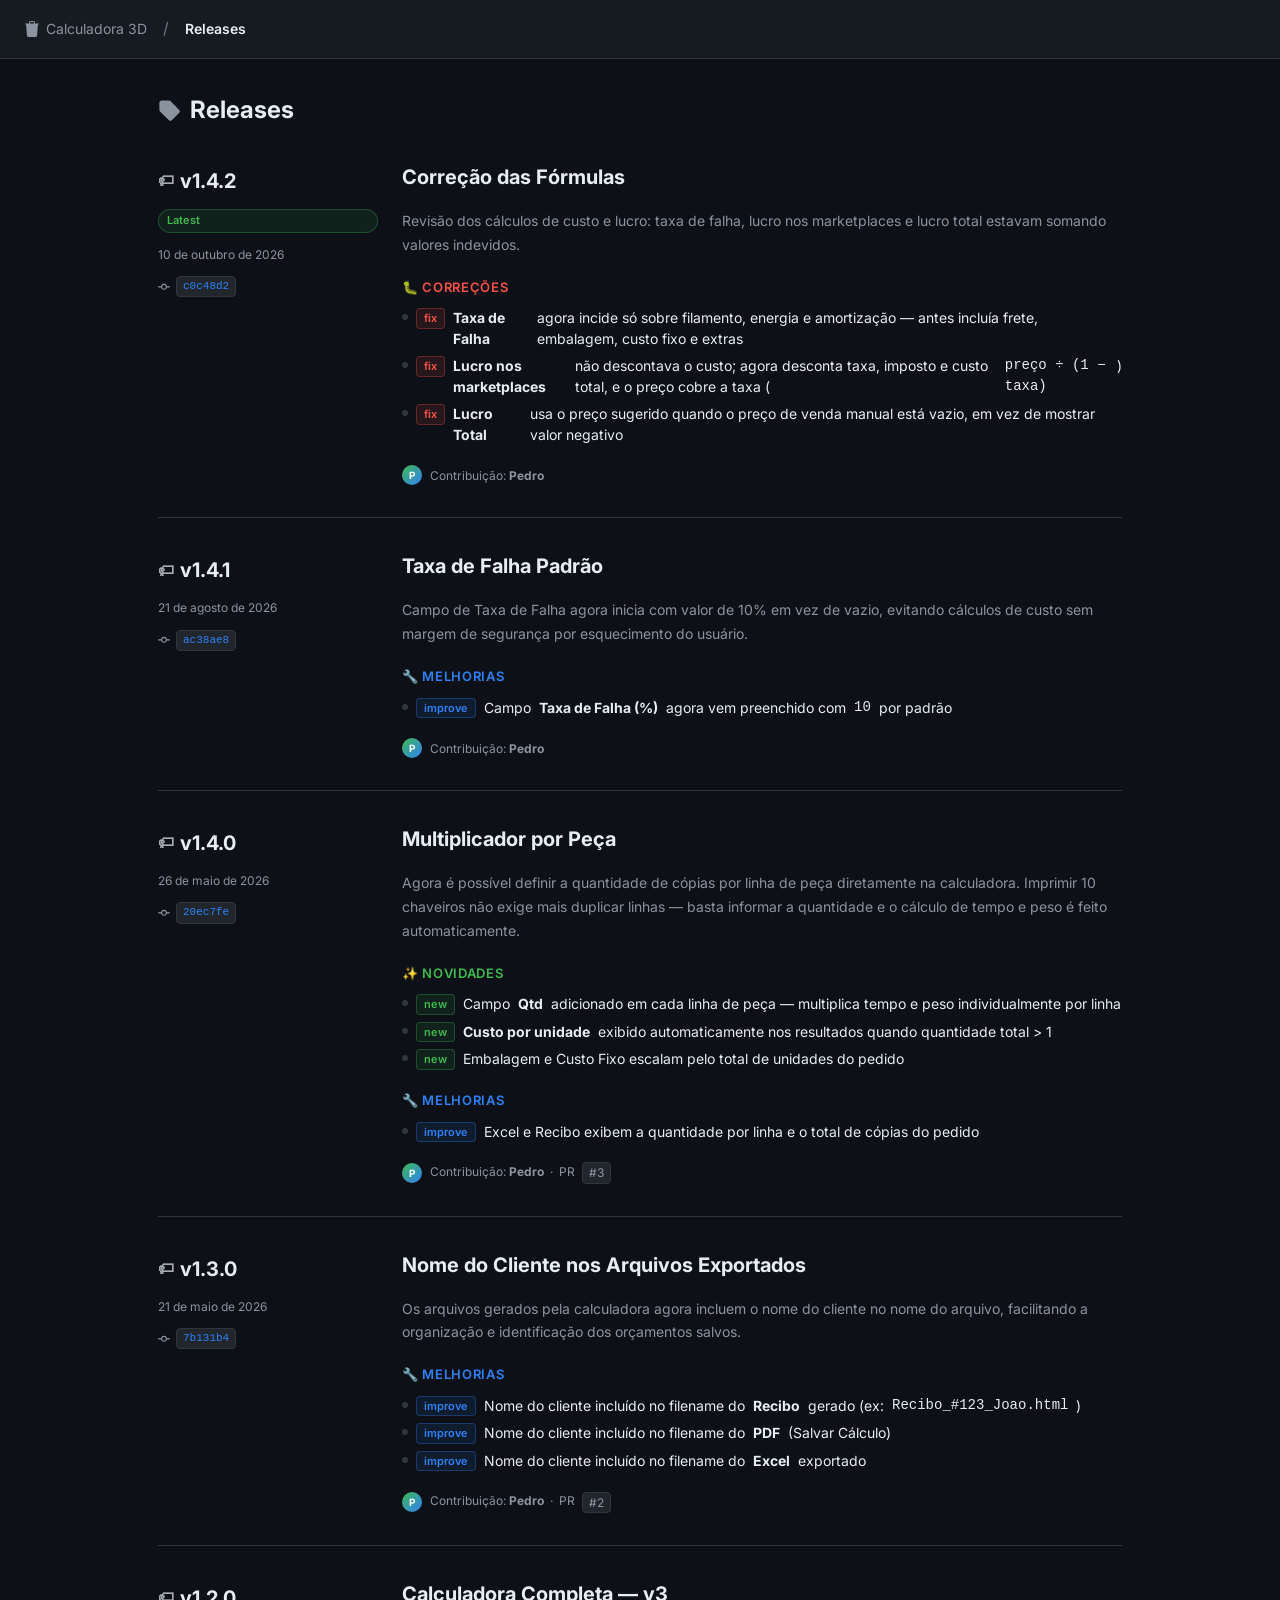
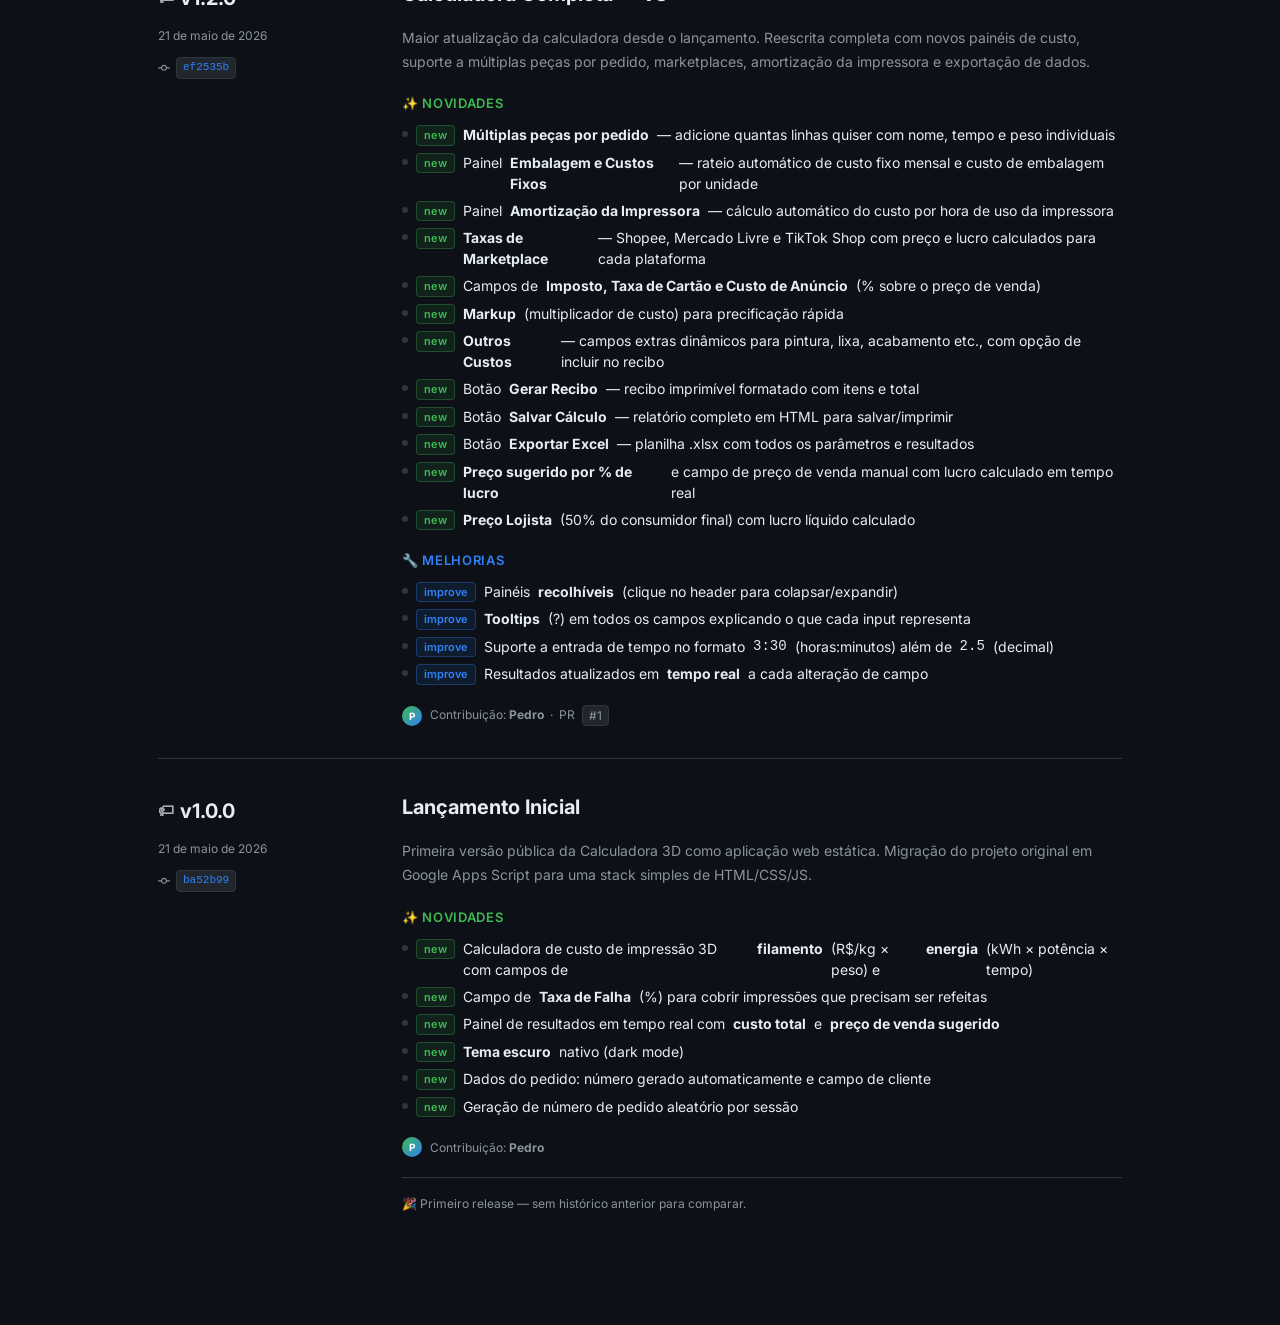
<file: changelog.html>
<!DOCTYPE html>
<html lang="pt-BR">
<head>
  <meta charset="UTF-8">
  <meta name="viewport" content="width=device-width, initial-scale=1.0">
  <title>Changelog — Calculadora 3D</title>
  <link href="https://fonts.googleapis.com/css2?family=Inter:wght@400;500;600;700&display=swap" rel="stylesheet">
  <style>
    *, *::before, *::after { box-sizing: border-box; margin: 0; padding: 0; }

    :root {
      --bg:           #0d1117;
      --bg-surface:   #161b22;
      --bg-surface2:  #21262d;
      --border:       #30363d;
      --text:         #e6edf3;
      --text-muted:   #8b949e;
      --text-subtle:  #6e7681;
      --primary:      #2f81f7;
      --primary-dim:  #1f6feb;
      --green:        #3fb950;
      --green-dim:    #238636;
      --green-bg:     rgba(63,185,80,0.1);
      --green-border: rgba(63,185,80,0.3);
      --purple:       #bc8cff;
      --purple-bg:    rgba(188,140,255,0.1);
      --purple-border:rgba(188,140,255,0.3);
      --orange:       #e3b341;
      --orange-bg:    rgba(227,179,65,0.1);
      --orange-border:rgba(227,179,65,0.3);
      --blue-bg:      rgba(47,129,247,0.1);
      --blue-border:  rgba(47,129,247,0.3);
      --tag-radius:   6px;
    }

    body {
      font-family: 'Inter', -apple-system, BlinkMacSystemFont, sans-serif;
      background: var(--bg);
      color: var(--text);
      min-height: 100vh;
      line-height: 1.6;
    }

    /* ── Header ── */
    .page-header {
      background: var(--bg-surface);
      border-bottom: 1px solid var(--border);
      padding: 16px 24px;
      display: flex;
      align-items: center;
      gap: 16px;
    }
    .page-header a {
      color: var(--text-muted);
      text-decoration: none;
      font-size: 14px;
      display: flex;
      align-items: center;
      gap: 6px;
      transition: color 0.15s;
    }
    .page-header a:hover { color: var(--text); }
    .page-header .sep { color: var(--text-subtle); }
    .page-header .current { color: var(--text); font-weight: 600; font-size: 14px; }

    /* ── Layout ── */
    .container {
      max-width: 1012px;
      margin: 0 auto;
      padding: 32px 24px 80px;
    }

    .page-title {
      font-size: 24px;
      font-weight: 700;
      margin-bottom: 32px;
      display: flex;
      align-items: center;
      gap: 10px;
    }
    .page-title svg { color: var(--text-muted); }

    /* ── Timeline ── */
    .releases { display: flex; flex-direction: column; gap: 0; }

    .release {
      display: grid;
      grid-template-columns: 220px 1fr;
      gap: 24px;
      padding: 32px 0;
      border-top: 1px solid var(--border);
    }
    .release:first-child { border-top: none; padding-top: 0; }

    /* ── Sidebar do release ── */
    .release-meta {
      display: flex;
      flex-direction: column;
      gap: 12px;
      padding-top: 4px;
    }

    .release-tag {
      display: inline-flex;
      align-items: center;
      gap: 6px;
      font-size: 20px;
      font-weight: 700;
      color: var(--text);
      text-decoration: none;
    }
    .release-tag .tag-icon { font-size: 16px; opacity: 0.7; }

    .badge {
      display: inline-block;
      padding: 2px 8px;
      border-radius: 999px;
      font-size: 11px;
      font-weight: 600;
      line-height: 1.6;
    }
    .badge-latest {
      background: var(--green-bg);
      color: var(--green);
      border: 1px solid var(--green-border);
    }
    .badge-prerelease {
      background: var(--orange-bg);
      color: var(--orange);
      border: 1px solid var(--orange-border);
    }

    .release-date {
      font-size: 12px;
      color: var(--text-muted);
    }

    .release-commit {
      display: flex;
      align-items: center;
      gap: 6px;
      font-size: 12px;
      color: var(--text-muted);
    }
    .release-commit code {
      font-family: 'SFMono-Regular', Consolas, monospace;
      background: var(--bg-surface2);
      border: 1px solid var(--border);
      border-radius: 4px;
      padding: 1px 6px;
      font-size: 11px;
      color: var(--primary);
    }

    /* ── Corpo do release ── */
    .release-body { min-width: 0; }

    .release-title {
      font-size: 20px;
      font-weight: 700;
      margin-bottom: 16px;
      color: var(--text);
    }

    .release-description {
      font-size: 14px;
      color: var(--text-muted);
      margin-bottom: 20px;
      line-height: 1.7;
    }

    /* ── Grupo de mudanças ── */
    .change-group { margin-bottom: 20px; }

    .change-group-title {
      font-size: 13px;
      font-weight: 600;
      text-transform: uppercase;
      letter-spacing: 0.05em;
      margin-bottom: 10px;
      display: flex;
      align-items: center;
      gap: 6px;
    }
    .change-group-title.new     { color: var(--green); }
    .change-group-title.fix     { color: #f85149; }
    .change-group-title.improve { color: var(--primary); }
    .change-group-title.internal{ color: var(--purple); }

    .change-list {
      list-style: none;
      display: flex;
      flex-direction: column;
      gap: 6px;
    }

    .change-list li {
      font-size: 14px;
      color: var(--text);
      display: flex;
      align-items: flex-start;
      gap: 8px;
      line-height: 1.5;
    }

    .change-list li::before {
      content: '';
      width: 6px;
      height: 6px;
      border-radius: 50%;
      background: var(--border);
      margin-top: 7px;
      flex-shrink: 0;
    }

    .change-list li .ch-tag {
      display: inline-block;
      font-size: 11px;
      font-weight: 600;
      padding: 1px 7px;
      border-radius: 4px;
      flex-shrink: 0;
      margin-top: 1px;
    }
    .ch-new     { background: var(--green-bg);   color: var(--green);   border: 1px solid var(--green-border); }
    .ch-fix     { background: rgba(248,81,73,.1); color: #f85149;        border: 1px solid rgba(248,81,73,.3); }
    .ch-improve { background: var(--blue-bg);     color: var(--primary); border: 1px solid var(--blue-border); }

    /* ── Comparar link ── */
    .full-changelog {
      margin-top: 20px;
      padding-top: 16px;
      border-top: 1px solid var(--border);
      font-size: 12px;
      color: var(--text-muted);
    }
    .full-changelog a {
      color: var(--primary);
      text-decoration: none;
    }
    .full-changelog a:hover { text-decoration: underline; }

    /* ── PR reference ── */
    .pr-ref {
      display: inline-flex;
      align-items: center;
      gap: 3px;
      font-size: 12px;
      color: var(--text-muted);
      background: var(--bg-surface2);
      border: 1px solid var(--border);
      border-radius: 4px;
      padding: 0px 6px;
      margin-left: 4px;
      vertical-align: middle;
    }

    /* ── Contributor ── */
    .contributors {
      margin-top: 16px;
      font-size: 12px;
      color: var(--text-muted);
      display: flex;
      align-items: center;
      gap: 8px;
    }
    .avatar {
      width: 20px;
      height: 20px;
      border-radius: 50%;
      background: linear-gradient(135deg, #3fb950, #2f81f7);
      display: inline-flex;
      align-items: center;
      justify-content: center;
      font-size: 10px;
      font-weight: 700;
      color: #fff;
      flex-shrink: 0;
    }

    /* ── Responsive ── */
    @media (max-width: 700px) {
      .release { grid-template-columns: 1fr; }
      .release-meta { flex-direction: row; flex-wrap: wrap; align-items: center; padding-bottom: 12px; border-bottom: 1px solid var(--border); }
      .release-tag { font-size: 16px; }
    }
  </style>
</head>
<body>

  <!-- Header breadcrumb -->
  <header class="page-header">
    <a href="index.html">
      <svg width="16" height="16" viewBox="0 0 16 16" fill="currentColor"><path d="M6.5 1h3a.5.5 0 0 1 .5.5v1H6v-1a.5.5 0 0 1 .5-.5ZM11 2.5v-1A1.5 1.5 0 0 0 9.5 0h-3A1.5 1.5 0 0 0 5 1.5v1H1.5a.5.5 0 0 0 0 1h.538l.853 10.66A2 2 0 0 0 4.885 16h6.23a2 2 0 0 0 1.994-1.84l.853-10.66h.538a.5.5 0 0 0 0-1H11Z"/></svg>
      Calculadora 3D
    </a>
    <span class="sep">/</span>
    <span class="current">Releases</span>
  </header>

  <div class="container">
    <h1 class="page-title">
      <svg width="22" height="22" viewBox="0 0 16 16" fill="currentColor"><path d="M2.5 7.775V2.75a.25.25 0 0 1 .25-.25h5.025a.25.25 0 0 1 .177.073l6.25 6.25a.25.25 0 0 1 0 .354l-5.025 5.025a.25.25 0 0 1-.354 0l-6.25-6.25a.25.25 0 0 1-.073-.177Zm-1.5 0V2.75C1 1.784 1.784 1 2.75 1h5.025c.464 0 .91.184 1.238.513l6.25 6.25a1.75 1.75 0 0 1 0 2.474l-5.026 5.026a1.75 1.75 0 0 1-2.474 0l-6.25-6.25A1.75 1.75 0 0 1 1 7.775ZM6 5a1 1 0 1 0 0 2 1 1 0 0 0 0-2Z"/></svg>
      Releases
    </h1>

    <div class="releases">

      <!-- ══════════════════════════════════════════
           v1.4.2
      ══════════════════════════════════════════ -->
      <div class="release">
        <div class="release-meta">
          <a class="release-tag" href="#">
            <span class="tag-icon">🏷</span> v1.4.2
          </a>
          <span class="badge badge-latest">Latest</span>
          <span class="release-date">10 de outubro de 2026</span>
          <div class="release-commit">
            <svg width="12" height="12" viewBox="0 0 16 16" fill="currentColor"><path d="M11.93 8.5a4.002 4.002 0 0 1-7.86 0H.75a.75.75 0 0 1 0-1.5h3.32a4.002 4.002 0 0 1 7.86 0h3.32a.75.75 0 0 1 0 1.5h-3.32Zm-1.43-.75a2.5 2.5 0 1 0-5 0 2.5 2.5 0 0 0 5 0Z"/></svg>
            <code>c0c48d2</code>
          </div>
        </div>

        <div class="release-body">
          <h2 class="release-title">Correção das Fórmulas</h2>
          <p class="release-description">
            Revisão dos cálculos de custo e lucro: taxa de falha, lucro nos marketplaces
            e lucro total estavam somando valores indevidos.
          </p>

          <div class="change-group">
            <div class="change-group-title fix">🐛 Correções</div>
            <ul class="change-list">
              <li>
                <span class="ch-tag ch-fix">fix</span>
                <strong>Taxa de Falha</strong> agora incide só sobre filamento, energia e amortização — antes incluía frete, embalagem, custo fixo e extras
              </li>
              <li>
                <span class="ch-tag ch-fix">fix</span>
                <strong>Lucro nos marketplaces</strong> não descontava o custo; agora desconta taxa, imposto e custo total, e o preço cobre a taxa (<code>preço ÷ (1 − taxa)</code>)
              </li>
              <li>
                <span class="ch-tag ch-fix">fix</span>
                <strong>Lucro Total</strong> usa o preço sugerido quando o preço de venda manual está vazio, em vez de mostrar valor negativo
              </li>
            </ul>
          </div>

          <div class="contributors">
            <span class="avatar">P</span>
            <span>Contribuição: <strong>Pedro</strong></span>
          </div>
        </div>
      </div>

      <!-- ══════════════════════════════════════════
           v1.4.1
      ══════════════════════════════════════════ -->
      <div class="release">
        <div class="release-meta">
          <a class="release-tag" href="#">
            <span class="tag-icon">🏷</span> v1.4.1
          </a>
          <span class="release-date">21 de agosto de 2026</span>
          <div class="release-commit">
            <svg width="12" height="12" viewBox="0 0 16 16" fill="currentColor"><path d="M11.93 8.5a4.002 4.002 0 0 1-7.86 0H.75a.75.75 0 0 1 0-1.5h3.32a4.002 4.002 0 0 1 7.86 0h3.32a.75.75 0 0 1 0 1.5h-3.32Zm-1.43-.75a2.5 2.5 0 1 0-5 0 2.5 2.5 0 0 0 5 0Z"/></svg>
            <code>ac38ae8</code>
          </div>
        </div>

        <div class="release-body">
          <h2 class="release-title">Taxa de Falha Padrão</h2>
          <p class="release-description">
            Campo de Taxa de Falha agora inicia com valor de 10% em vez de vazio, evitando
            cálculos de custo sem margem de segurança por esquecimento do usuário.
          </p>

          <div class="change-group">
            <div class="change-group-title improve">🔧 Melhorias</div>
            <ul class="change-list">
              <li>
                <span class="ch-tag ch-improve">improve</span>
                Campo <strong>Taxa de Falha (%)</strong> agora vem preenchido com <code>10</code> por padrão
              </li>
            </ul>
          </div>

          <div class="contributors">
            <span class="avatar">P</span>
            <span>Contribuição: <strong>Pedro</strong></span>
          </div>
        </div>
      </div>

      <!-- ══════════════════════════════════════════
           v1.4.0
      ══════════════════════════════════════════ -->
      <div class="release">
        <div class="release-meta">
          <a class="release-tag" href="#">
            <span class="tag-icon">🏷</span> v1.4.0
          </a>
          <span class="release-date">26 de maio de 2026</span>
          <div class="release-commit">
            <svg width="12" height="12" viewBox="0 0 16 16" fill="currentColor"><path d="M11.93 8.5a4.002 4.002 0 0 1-7.86 0H.75a.75.75 0 0 1 0-1.5h3.32a4.002 4.002 0 0 1 7.86 0h3.32a.75.75 0 0 1 0 1.5h-3.32Zm-1.43-.75a2.5 2.5 0 1 0-5 0 2.5 2.5 0 0 0 5 0Z"/></svg>
            <code>20ec7fe</code>
          </div>
        </div>

        <div class="release-body">
          <h2 class="release-title">Multiplicador por Peça</h2>
          <p class="release-description">
            Agora é possível definir a quantidade de cópias por linha de peça diretamente na calculadora.
            Imprimir 10 chaveiros não exige mais duplicar linhas — basta informar a quantidade e o cálculo
            de tempo e peso é feito automaticamente.
          </p>

          <div class="change-group">
            <div class="change-group-title new">✨ Novidades</div>
            <ul class="change-list">
              <li>
                <span class="ch-tag ch-new">new</span>
                Campo <strong>Qtd</strong> adicionado em cada linha de peça — multiplica tempo e peso individualmente por linha
              </li>
              <li>
                <span class="ch-tag ch-new">new</span>
                <strong>Custo por unidade</strong> exibido automaticamente nos resultados quando quantidade total &gt; 1
              </li>
              <li>
                <span class="ch-tag ch-new">new</span>
                Embalagem e Custo Fixo escalam pelo total de unidades do pedido
              </li>
            </ul>
          </div>

          <div class="change-group">
            <div class="change-group-title improve">🔧 Melhorias</div>
            <ul class="change-list">
              <li>
                <span class="ch-tag ch-improve">improve</span>
                Excel e Recibo exibem a quantidade por linha e o total de cópias do pedido
              </li>
            </ul>
          </div>

          <div class="contributors">
            <span class="avatar">P</span>
            <span>Contribuição: <strong>Pedro</strong> &nbsp;·&nbsp; PR <span class="pr-ref">#3</span></span>
          </div>
        </div>
      </div>

      <!-- ══════════════════════════════════════════
           v1.3.0
      ══════════════════════════════════════════ -->
      <div class="release">
        <div class="release-meta">
          <a class="release-tag" href="#">
            <span class="tag-icon">🏷</span> v1.3.0
          </a>
          <span class="release-date">21 de maio de 2026</span>
          <div class="release-commit">
            <svg width="12" height="12" viewBox="0 0 16 16" fill="currentColor"><path d="M11.93 8.5a4.002 4.002 0 0 1-7.86 0H.75a.75.75 0 0 1 0-1.5h3.32a4.002 4.002 0 0 1 7.86 0h3.32a.75.75 0 0 1 0 1.5h-3.32Zm-1.43-.75a2.5 2.5 0 1 0-5 0 2.5 2.5 0 0 0 5 0Z"/></svg>
            <code>7b131b4</code>
          </div>
        </div>

        <div class="release-body">
          <h2 class="release-title">Nome do Cliente nos Arquivos Exportados</h2>
          <p class="release-description">
            Os arquivos gerados pela calculadora agora incluem o nome do cliente no nome do arquivo,
            facilitando a organização e identificação dos orçamentos salvos.
          </p>

          <div class="change-group">
            <div class="change-group-title improve">🔧 Melhorias</div>
            <ul class="change-list">
              <li>
                <span class="ch-tag ch-improve">improve</span>
                Nome do cliente incluído no filename do <strong>Recibo</strong> gerado (ex: <code>Recibo_#123_Joao.html</code>)
              </li>
              <li>
                <span class="ch-tag ch-improve">improve</span>
                Nome do cliente incluído no filename do <strong>PDF</strong> (Salvar Cálculo)
              </li>
              <li>
                <span class="ch-tag ch-improve">improve</span>
                Nome do cliente incluído no filename do <strong>Excel</strong> exportado
              </li>
            </ul>
          </div>

          <div class="contributors">
            <span class="avatar">P</span>
            <span>Contribuição: <strong>Pedro</strong> &nbsp;·&nbsp; PR <span class="pr-ref">#2</span></span>
          </div>
        </div>
      </div>

      <!-- ══════════════════════════════════════════
           v1.2.0
      ══════════════════════════════════════════ -->
      <div class="release">
        <div class="release-meta">
          <a class="release-tag" href="#">
            <span class="tag-icon">🏷</span> v1.2.0
          </a>
          <span class="release-date">21 de maio de 2026</span>
          <div class="release-commit">
            <svg width="12" height="12" viewBox="0 0 16 16" fill="currentColor"><path d="M11.93 8.5a4.002 4.002 0 0 1-7.86 0H.75a.75.75 0 0 1 0-1.5h3.32a4.002 4.002 0 0 1 7.86 0h3.32a.75.75 0 0 1 0 1.5h-3.32Zm-1.43-.75a2.5 2.5 0 1 0-5 0 2.5 2.5 0 0 0 5 0Z"/></svg>
            <code>ef2535b</code>
          </div>
        </div>

        <div class="release-body">
          <h2 class="release-title">Calculadora Completa — v3</h2>
          <p class="release-description">
            Maior atualização da calculadora desde o lançamento. Reescrita completa com novos painéis de custo,
            suporte a múltiplas peças por pedido, marketplaces, amortização da impressora e exportação de dados.
          </p>

          <div class="change-group">
            <div class="change-group-title new">✨ Novidades</div>
            <ul class="change-list">
              <li>
                <span class="ch-tag ch-new">new</span>
                <strong>Múltiplas peças por pedido</strong> — adicione quantas linhas quiser com nome, tempo e peso individuais
              </li>
              <li>
                <span class="ch-tag ch-new">new</span>
                Painel <strong>Embalagem e Custos Fixos</strong> — rateio automático de custo fixo mensal e custo de embalagem por unidade
              </li>
              <li>
                <span class="ch-tag ch-new">new</span>
                Painel <strong>Amortização da Impressora</strong> — cálculo automático do custo por hora de uso da impressora
              </li>
              <li>
                <span class="ch-tag ch-new">new</span>
                <strong>Taxas de Marketplace</strong> — Shopee, Mercado Livre e TikTok Shop com preço e lucro calculados para cada plataforma
              </li>
              <li>
                <span class="ch-tag ch-new">new</span>
                Campos de <strong>Imposto, Taxa de Cartão e Custo de Anúncio</strong> (% sobre o preço de venda)
              </li>
              <li>
                <span class="ch-tag ch-new">new</span>
                <strong>Markup</strong> (multiplicador de custo) para precificação rápida
              </li>
              <li>
                <span class="ch-tag ch-new">new</span>
                <strong>Outros Custos</strong> — campos extras dinâmicos para pintura, lixa, acabamento etc., com opção de incluir no recibo
              </li>
              <li>
                <span class="ch-tag ch-new">new</span>
                Botão <strong>Gerar Recibo</strong> — recibo imprimível formatado com itens e total
              </li>
              <li>
                <span class="ch-tag ch-new">new</span>
                Botão <strong>Salvar Cálculo</strong> — relatório completo em HTML para salvar/imprimir
              </li>
              <li>
                <span class="ch-tag ch-new">new</span>
                Botão <strong>Exportar Excel</strong> — planilha .xlsx com todos os parâmetros e resultados
              </li>
              <li>
                <span class="ch-tag ch-new">new</span>
                <strong>Preço sugerido por % de lucro</strong> e campo de preço de venda manual com lucro calculado em tempo real
              </li>
              <li>
                <span class="ch-tag ch-new">new</span>
                <strong>Preço Lojista</strong> (50% do consumidor final) com lucro líquido calculado
              </li>
            </ul>
          </div>

          <div class="change-group">
            <div class="change-group-title improve">🔧 Melhorias</div>
            <ul class="change-list">
              <li>
                <span class="ch-tag ch-improve">improve</span>
                Painéis <strong>recolhíveis</strong> (clique no header para colapsar/expandir)
              </li>
              <li>
                <span class="ch-tag ch-improve">improve</span>
                <strong>Tooltips</strong> (?) em todos os campos explicando o que cada input representa
              </li>
              <li>
                <span class="ch-tag ch-improve">improve</span>
                Suporte a entrada de tempo no formato <code>3:30</code> (horas:minutos) além de <code>2.5</code> (decimal)
              </li>
              <li>
                <span class="ch-tag ch-improve">improve</span>
                Resultados atualizados em <strong>tempo real</strong> a cada alteração de campo
              </li>
            </ul>
          </div>

          <div class="contributors">
            <span class="avatar">P</span>
            <span>Contribuição: <strong>Pedro</strong> &nbsp;·&nbsp; PR <span class="pr-ref">#1</span></span>
          </div>
        </div>
      </div>

      <!-- ══════════════════════════════════════════
           v1.0.0
      ══════════════════════════════════════════ -->
      <div class="release">
        <div class="release-meta">
          <a class="release-tag" href="#">
            <span class="tag-icon">🏷</span> v1.0.0
          </a>
          <span class="release-date">21 de maio de 2026</span>
          <div class="release-commit">
            <svg width="12" height="12" viewBox="0 0 16 16" fill="currentColor"><path d="M11.93 8.5a4.002 4.002 0 0 1-7.86 0H.75a.75.75 0 0 1 0-1.5h3.32a4.002 4.002 0 0 1 7.86 0h3.32a.75.75 0 0 1 0 1.5h-3.32Zm-1.43-.75a2.5 2.5 0 1 0-5 0 2.5 2.5 0 0 0 5 0Z"/></svg>
            <code>ba52b99</code>
          </div>
        </div>

        <div class="release-body">
          <h2 class="release-title">Lançamento Inicial</h2>
          <p class="release-description">
            Primeira versão pública da Calculadora 3D como aplicação web estática.
            Migração do projeto original em Google Apps Script para uma stack simples de HTML/CSS/JS.
          </p>

          <div class="change-group">
            <div class="change-group-title new">✨ Novidades</div>
            <ul class="change-list">
              <li>
                <span class="ch-tag ch-new">new</span>
                Calculadora de custo de impressão 3D com campos de <strong>filamento</strong> (R$/kg × peso) e <strong>energia</strong> (kWh × potência × tempo)
              </li>
              <li>
                <span class="ch-tag ch-new">new</span>
                Campo de <strong>Taxa de Falha</strong> (%) para cobrir impressões que precisam ser refeitas
              </li>
              <li>
                <span class="ch-tag ch-new">new</span>
                Painel de resultados em tempo real com <strong>custo total</strong> e <strong>preço de venda sugerido</strong>
              </li>
              <li>
                <span class="ch-tag ch-new">new</span>
                <strong>Tema escuro</strong> nativo (dark mode)
              </li>
              <li>
                <span class="ch-tag ch-new">new</span>
                Dados do pedido: número gerado automaticamente e campo de cliente
              </li>
              <li>
                <span class="ch-tag ch-new">new</span>
                Geração de número de pedido aleatório por sessão
              </li>
            </ul>
          </div>

          <div class="contributors">
            <span class="avatar">P</span>
            <span>Contribuição: <strong>Pedro</strong></span>
          </div>

          <div class="full-changelog">
            🎉 Primeiro release — sem histórico anterior para comparar.
          </div>
        </div>
      </div>

    </div><!-- /releases -->
  </div><!-- /container -->

</body>
</html>
</file>
